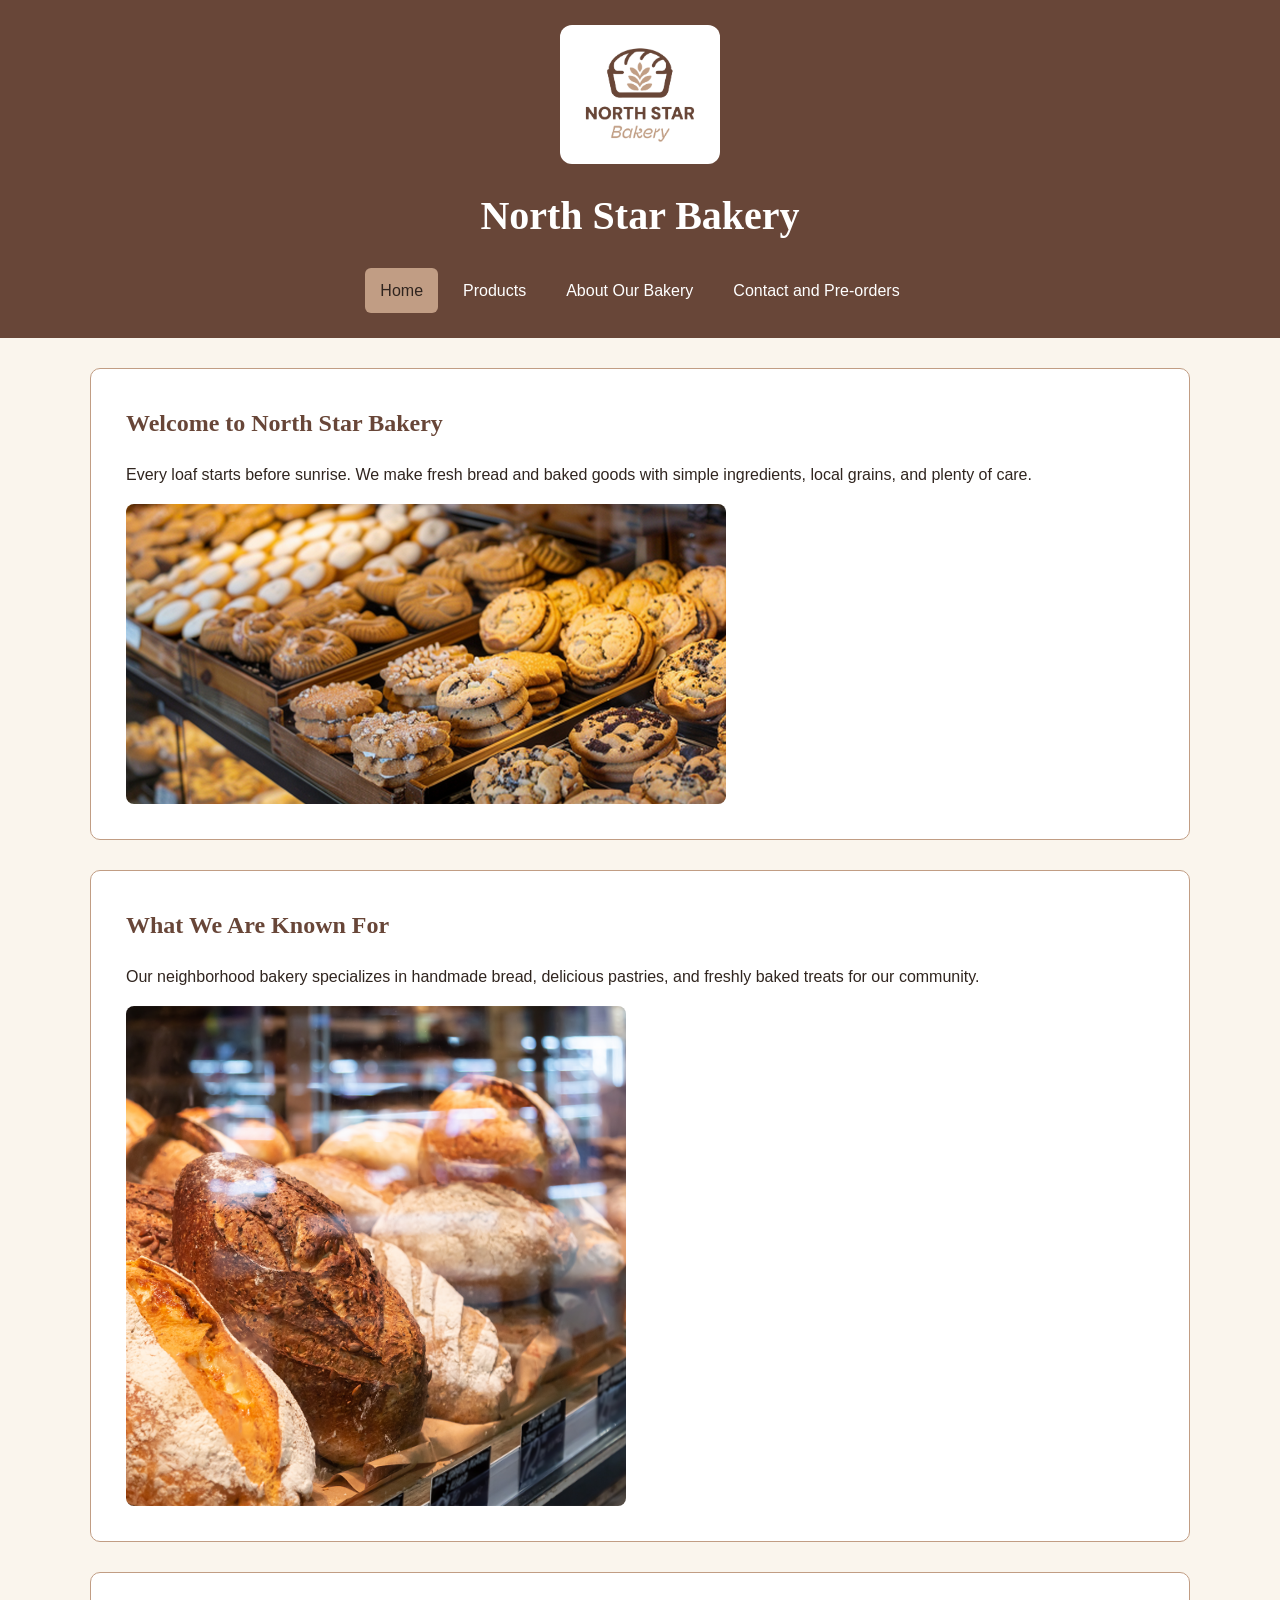
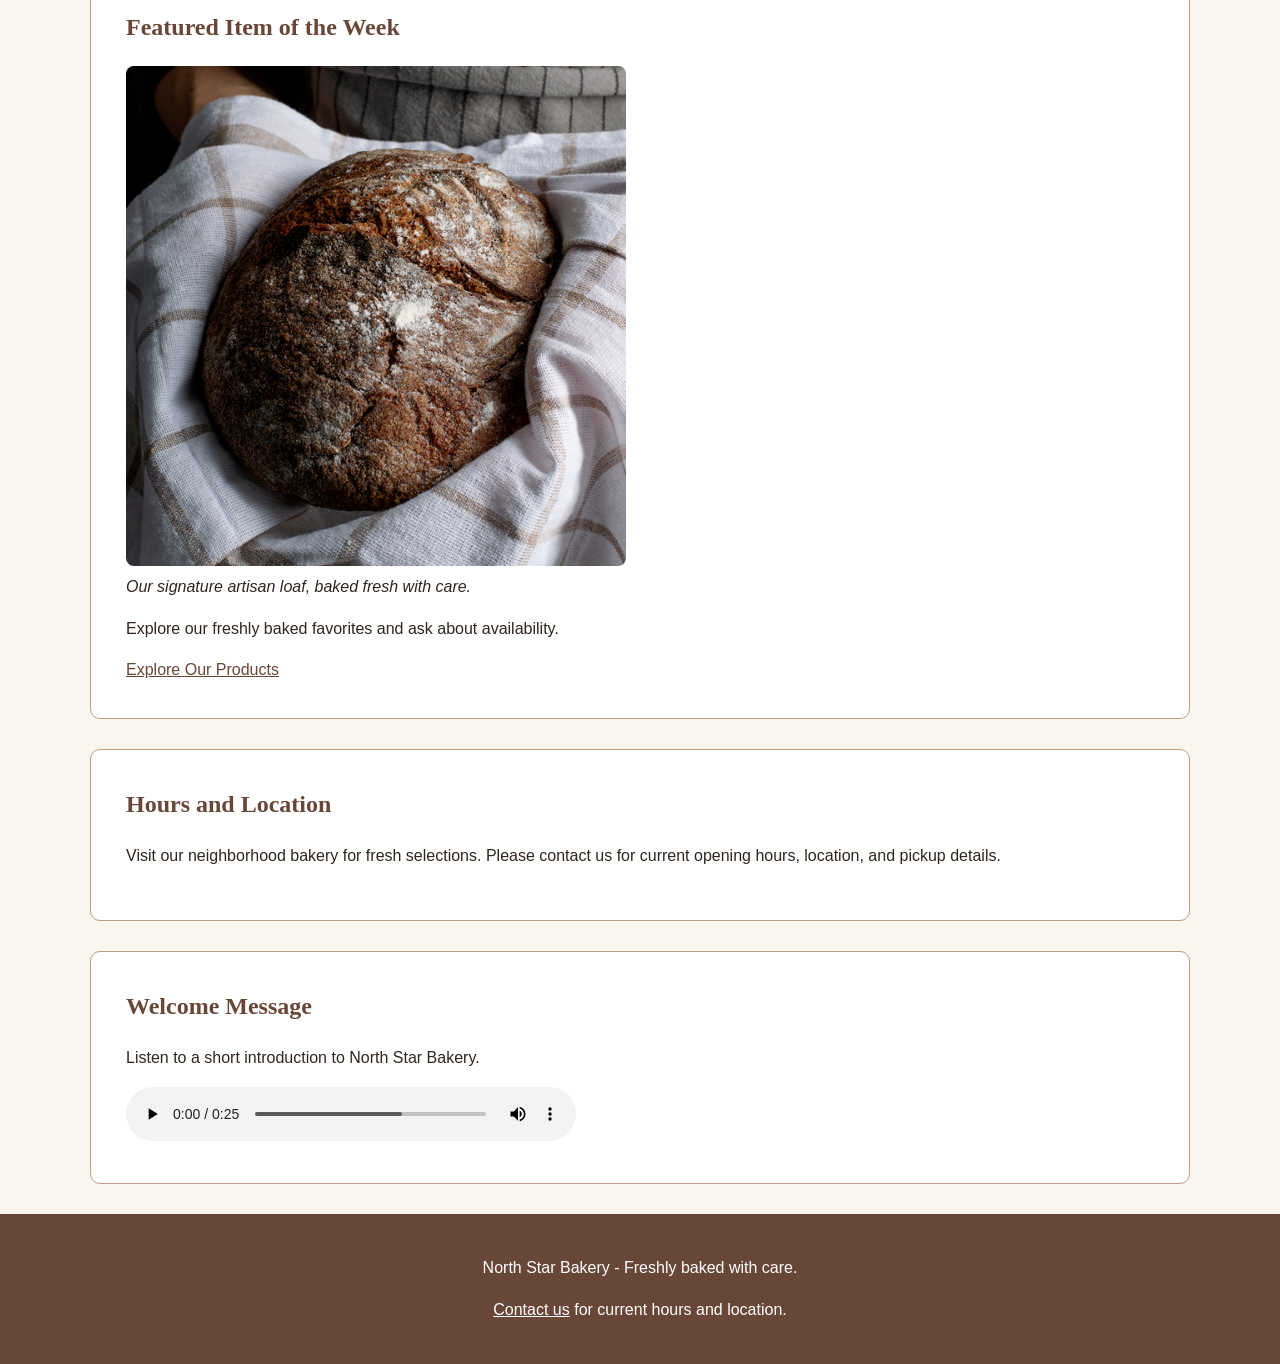
<file: index.html>
<!DOCTYPE html>
<html lang="en">
<head>
  <meta charset="UTF-8">
  <meta name="viewport" content="width=device-width, initial-scale=1.0">
  <title>Home | North Star Bakery</title>
  <link rel="stylesheet" href="style.css">
</head>
<body>
  <header>
    <img src="bakery-logo_c.png" alt="North Star Bakery logo showing a loaf of bread" width="180">
    <h1>North Star Bakery</h1>
    <nav aria-label="Main navigation">
      <ul>
        <li><a href="index.html" aria-current="page">Home</a></li>
        <li><a href="products.html">Products</a></li>
        <li><a href="about.html">About Our Bakery</a></li>
        <li><a href="contact.html">Contact and Pre-orders</a></li>
      </ul>
    </nav>
  </header>

  <main>
    <section>
      <h2>Welcome to North Star Bakery</h2>
      <p>Every loaf starts before sunrise. We make fresh bread and baked goods with simple ingredients, local grains, and plenty of care.</p>
      <picture>
        <source media="(min-width: 700px)" srcset="bakery-feature-large_c.png">
        <img src="bakery-feature-small_c.png" alt="Freshly baked goods at North Star Bakery" width="600">
      </picture>
    </section>

    <section>
      <h2>What We Are Known For</h2>
      <p>Our neighborhood bakery specializes in handmade bread, delicious pastries, and freshly baked treats for our community.</p>
      <img src="bakery-bread_c.png" alt="Assorted artisan bread displayed at the bakery" width="500">
    </section>

    <section>
      <h2>Featured Item of the Week</h2>
      <figure>
        <img src="bakery-signature-loaf_c.png" alt="Rustic artisan bread loaf resting on a cloth" width="500">
        <figcaption>Our signature artisan loaf, baked fresh with care.</figcaption>
      </figure>
      <p>Explore our freshly baked favorites and ask about availability.</p>
      <a href="products.html">Explore Our Products</a>
    </section>

    <section>
      <h2>Hours and Location</h2>
      <p>Visit our neighborhood bakery for fresh selections. Please contact us for current opening hours, location, and pickup details.</p>
    </section>

    <section>
      <h2>Welcome Message</h2>
      <p>Listen to a short introduction to North Star Bakery.</p>
      <audio controls>
        <source src="bakery-welcome_c.mp3" type="audio/mpeg">
        Your browser does not support audio playback.
        Our bakery makes fresh bread with simple ingredients, local grains, and time.
      </audio>
    </section>
  </main>

  <footer>
    <p>North Star Bakery - Freshly baked with care.</p>
    <p><a href="contact.html">Contact us</a> for current hours and location.</p>
  </footer>
</body>
</html>
</file>
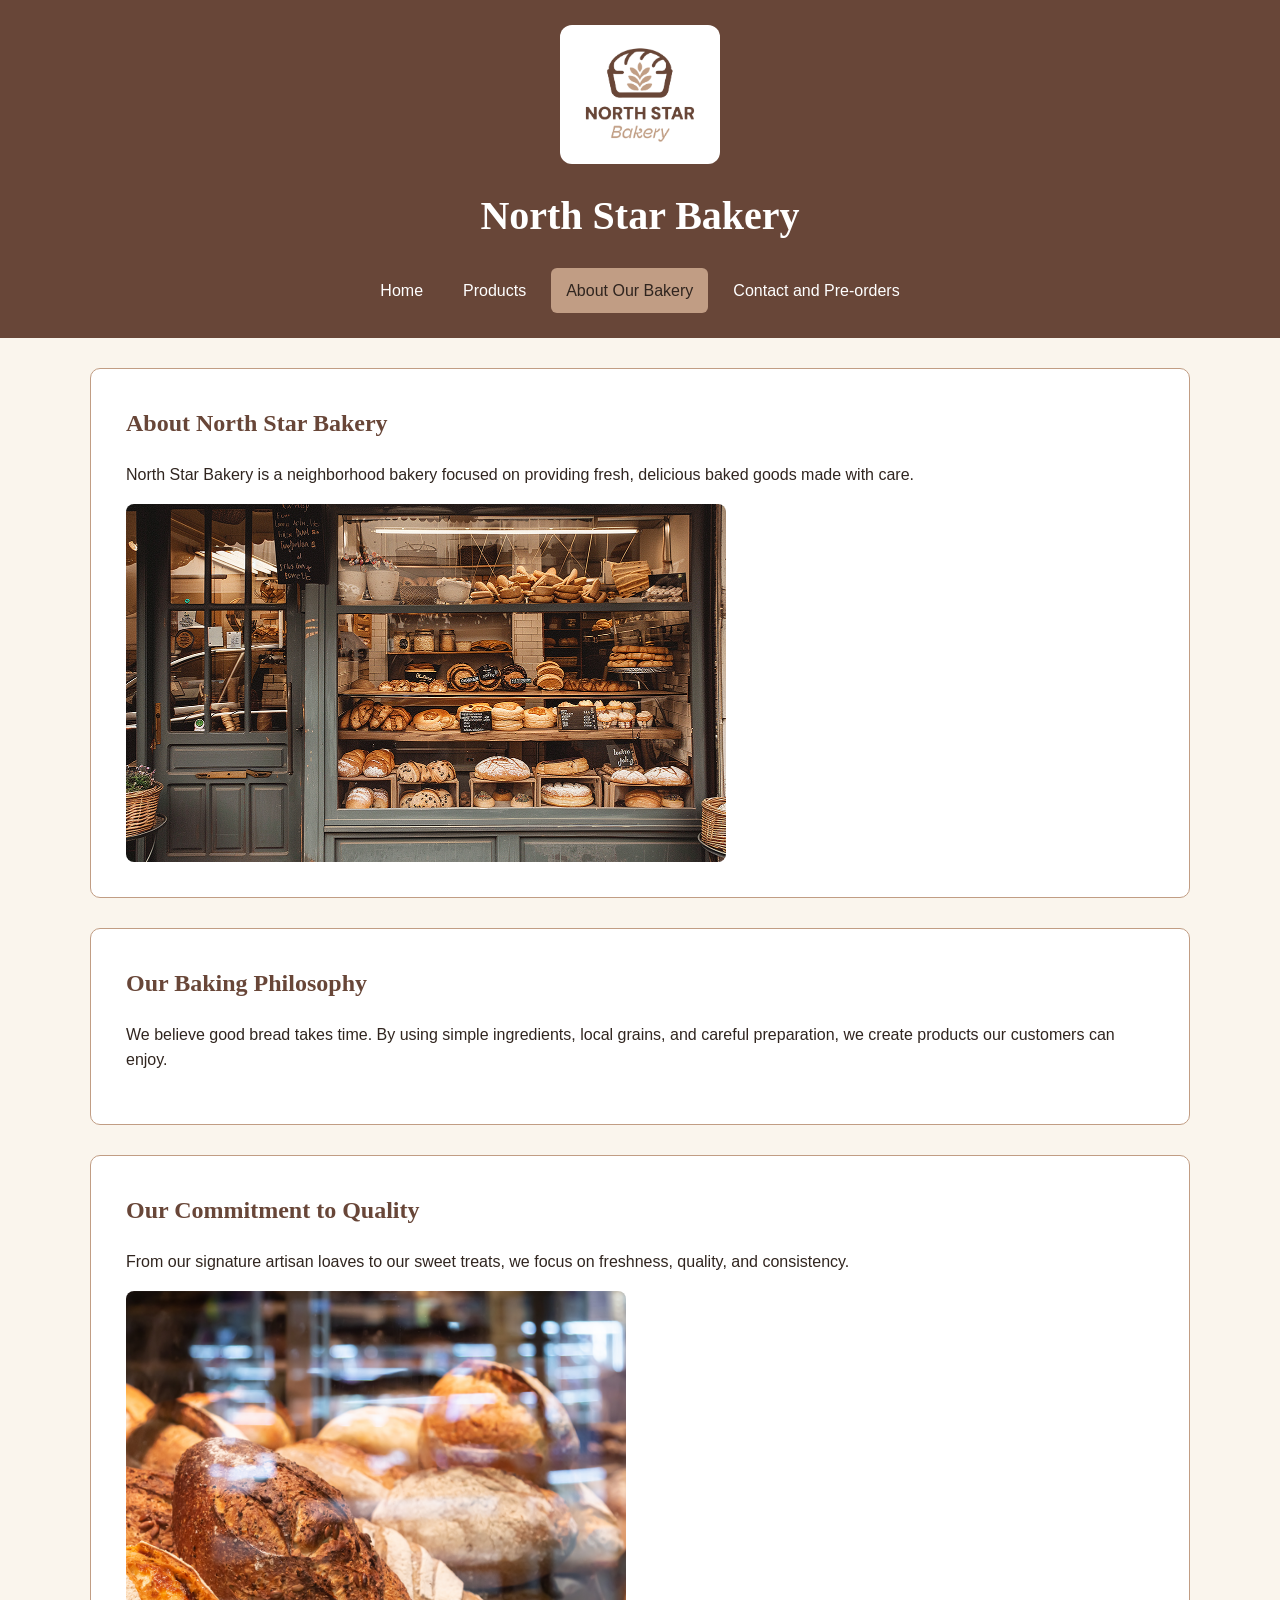
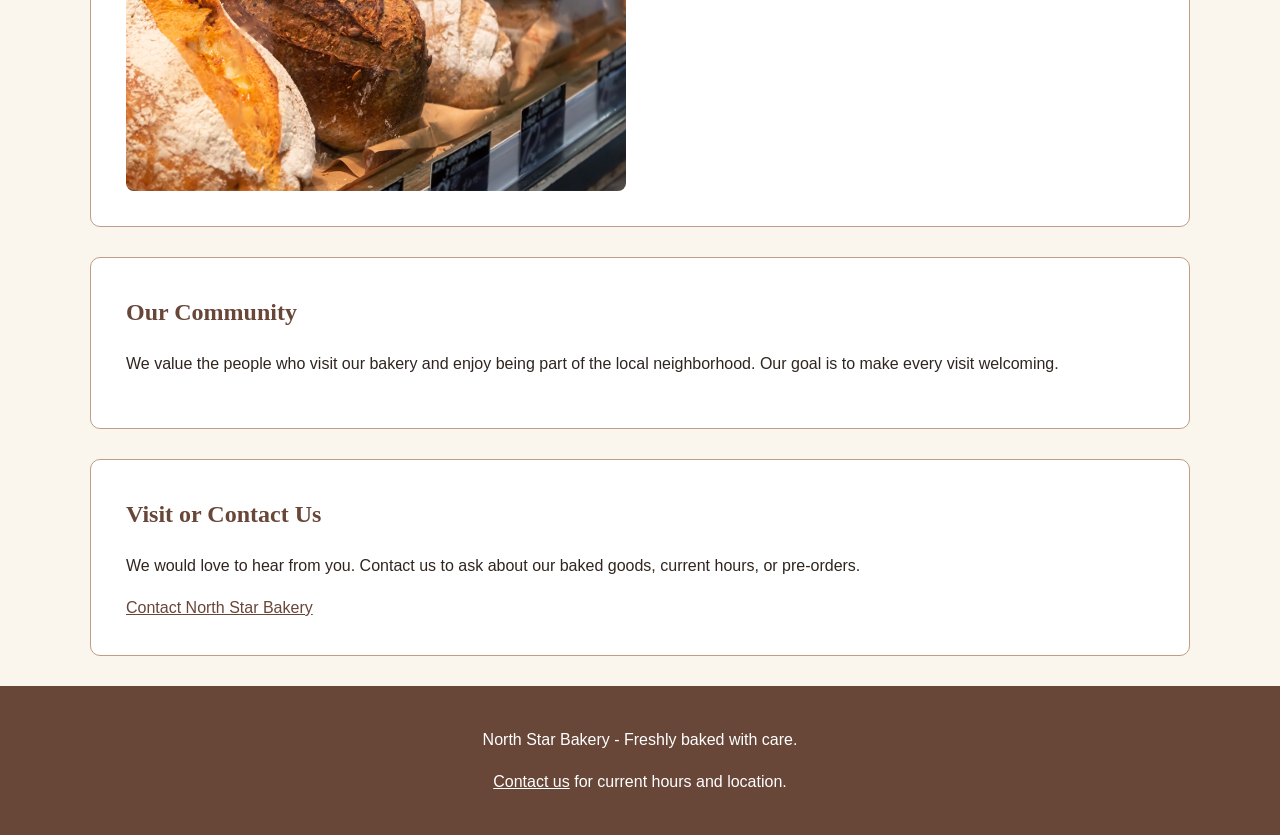
<file: about.html>
<!DOCTYPE html>
<html lang="en">
<head>
  <meta charset="UTF-8">
  <meta name="viewport" content="width=device-width, initial-scale=1.0">
  <title>About Us | North Star Bakery</title>
  <link rel="stylesheet" href="style.css">
</head>
<body>
  <header>
    <img src="bakery-logo_c.png" alt="North Star Bakery bread logo" width="180">
    <h1>North Star Bakery</h1>
    <nav aria-label="Main navigation">
      <ul>
        <li><a href="index.html">Home</a></li>
        <li><a href="products.html">Products</a></li>
        <li><a href="about.html" aria-current="page">About Our Bakery</a></li>
        <li><a href="contact.html">Contact and Pre-orders</a></li>
      </ul>
    </nav>
  </header>

  <main>
    <section>
      <h2>About North Star Bakery</h2>
      <p>North Star Bakery is a neighborhood bakery focused on providing fresh, delicious baked goods made with care.</p>
      <img src="bakery-storefront_c.png" alt="Welcoming bakery storefront displaying freshly baked goods" width="600">
    </section>

    <section>
      <h2>Our Baking Philosophy</h2>
      <p>We believe good bread takes time. By using simple ingredients, local grains, and careful preparation, we create products our customers can enjoy.</p>
    </section>

    <section>
      <h2>Our Commitment to Quality</h2>
      <p>From our signature artisan loaves to our sweet treats, we focus on freshness, quality, and consistency.</p>
      <img src="bakery-bread_c.png" alt="Freshly baked artisan bread displayed inside the bakery" width="500">
    </section>

    <section>
      <h2>Our Community</h2>
      <p>We value the people who visit our bakery and enjoy being part of the local neighborhood. Our goal is to make every visit welcoming.</p>
    </section>

    <section>
      <h2>Visit or Contact Us</h2>
      <p>We would love to hear from you. Contact us to ask about our baked goods, current hours, or pre-orders.</p>
      <a href="contact.html">Contact North Star Bakery</a>
    </section>
  </main>

  <footer>
    <p>North Star Bakery - Freshly baked with care.</p>
    <p><a href="contact.html">Contact us</a> for current hours and location.</p>
  </footer>
</body>
</html>
</file>
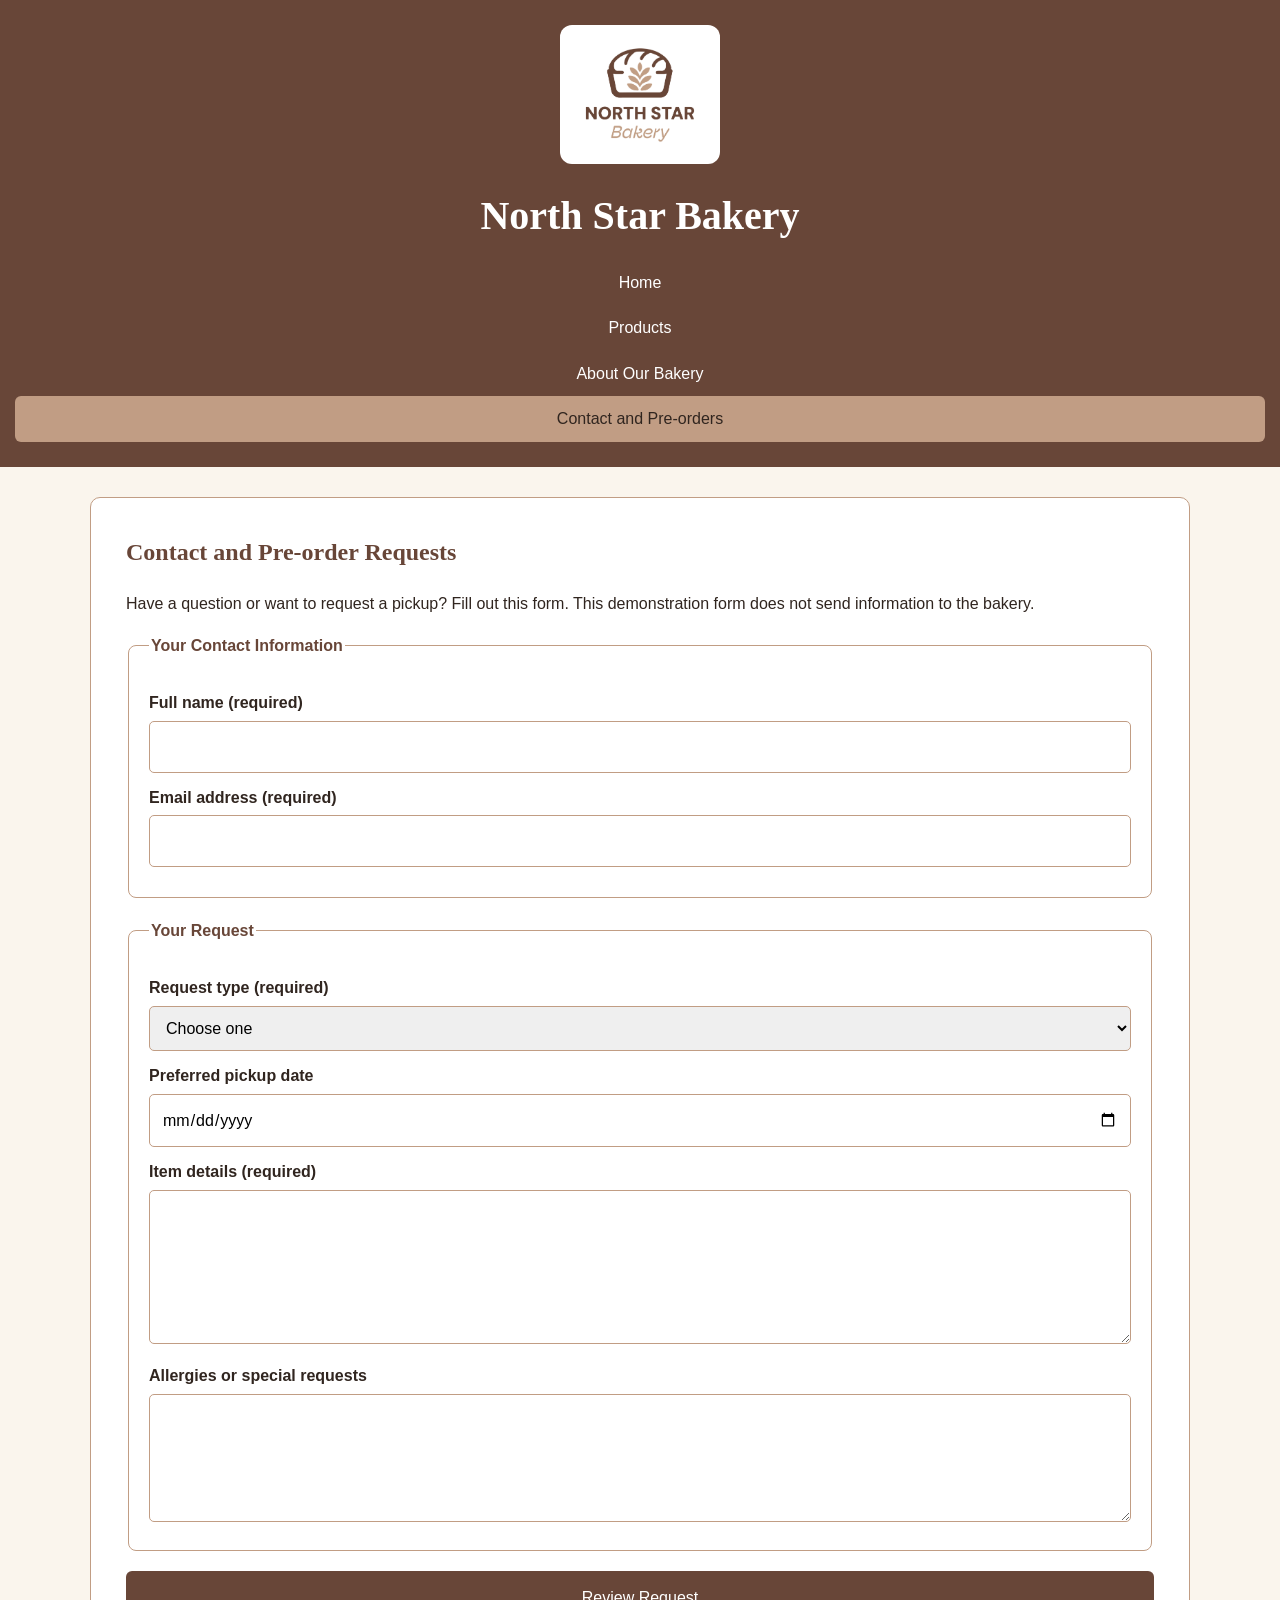
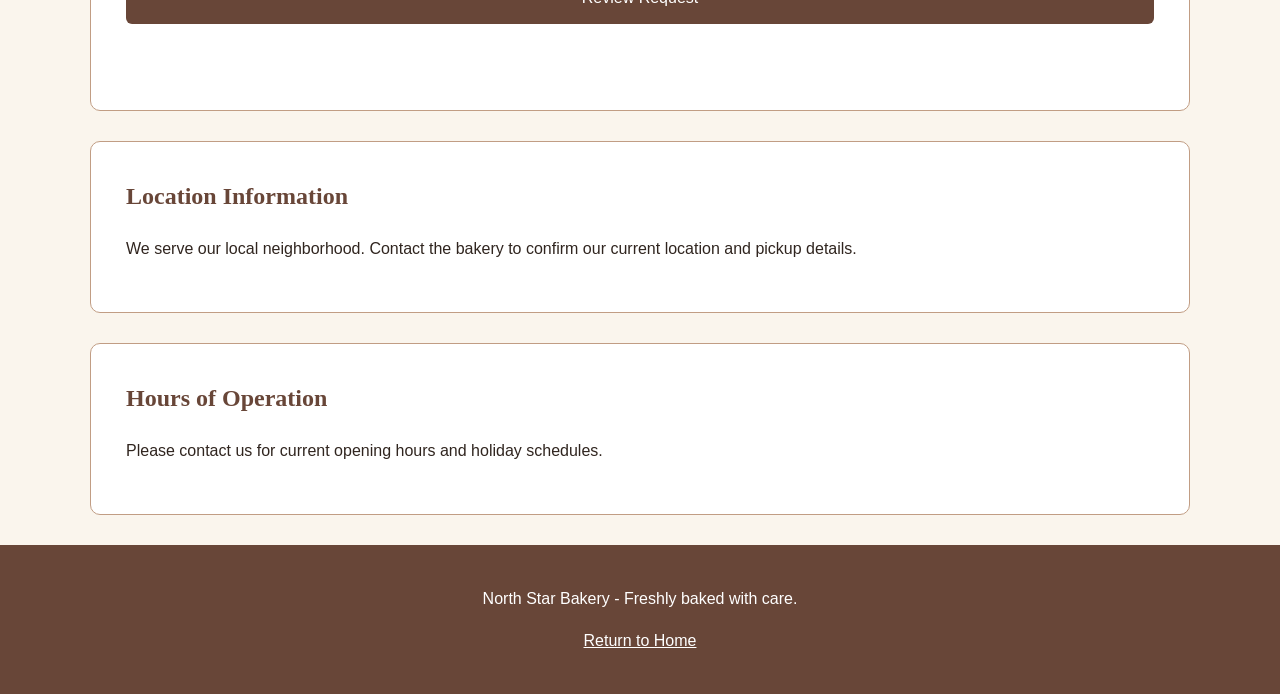
<file: contact.html>
<!DOCTYPE html>
<html lang="en">
<head>
  <meta charset="UTF-8">
  <meta name="viewport" content="width=device-width, initial-scale=1.0">
  <title>Contact and Pre-orders | North Star Bakery</title>
  <link rel="stylesheet" href="style.css">
</head>

<body>
  <header>
    <img src="bakery-logo_c.png" alt="North Star Bakery logo">
    <h1>North Star Bakery</h1>

    <nav aria-label="Main navigation">
      <a href="index.html">Home</a>
      <a href="products.html">Products</a>
      <a href="about.html">About Our Bakery</a>
      <a href="contact.html" aria-current="page">Contact and Pre-orders</a>
    </nav>
  </header>

  <main>
    <section>
      <h2>Contact and Pre-order Requests</h2>
      <p>
        Have a question or want to request a pickup?
        Fill out this form. This demonstration form
        does not send information to the bakery.
      </p>

      <form id="contact-form" action="#" method="get" novalidate>

        <fieldset>
          <legend>Your Contact Information</legend>

          <label for="fullname">Full name (required)</label>
          <input
            type="text"
            id="fullname"
            name="fullname"
            required
            minlength="2"
            autocomplete="name"
          >
          <span id="fullname-error" class="error-message" role="alert"></span>

          <label for="email">Email address (required)</label>
          <input
            type="email"
            id="email"
            name="email"
            required
            autocomplete="email"
          >
          <span id="email-error" class="error-message" role="alert"></span>
        </fieldset>

        <fieldset>
          <legend>Your Request</legend>

          <label for="request">Request type (required)</label>
          <select id="request" name="request" required>
            <option value="">Choose one</option>
            <option value="bread">Bread pre-order</option>
            <option value="pastries">Pastry pre-order</option>
            <option value="question">General question</option>
          </select>
          <span id="request-error" class="error-message" role="alert"></span>

          <label for="pickup">Preferred pickup date</label>
          <input type="date" id="pickup" name="pickup">

          <label for="details">Item details (required)</label>
          <textarea
            id="details"
            name="details"
            rows="5"
            required
            minlength="10"
          ></textarea>
          <span id="details-error" class="error-message" role="alert"></span>

          <label for="allergies">Allergies or special requests</label>
          <textarea
            id="allergies"
            name="allergies"
            rows="4"
          ></textarea>
        </fieldset>

        <button type="submit">Review Request</button>
        <p id="form-success" role="status" aria-live="polite"></p>
      </form>
    </section>

    <section>
      <h2>Location Information</h2>
      <p>
        We serve our local neighborhood.
        Contact the bakery to confirm our
        current location and pickup details.
      </p>
    </section>

    <section>
      <h2>Hours of Operation</h2>
      <p>
        Please contact us for current opening
        hours and holiday schedules.
      </p>
    </section>
  </main>

  <footer>
    <p>North Star Bakery - Freshly baked with care.</p>
    <p><a href="index.html">Return to Home</a></p>
  </footer>

  <script src="script.js"></script>
</body>
</html>
</file>
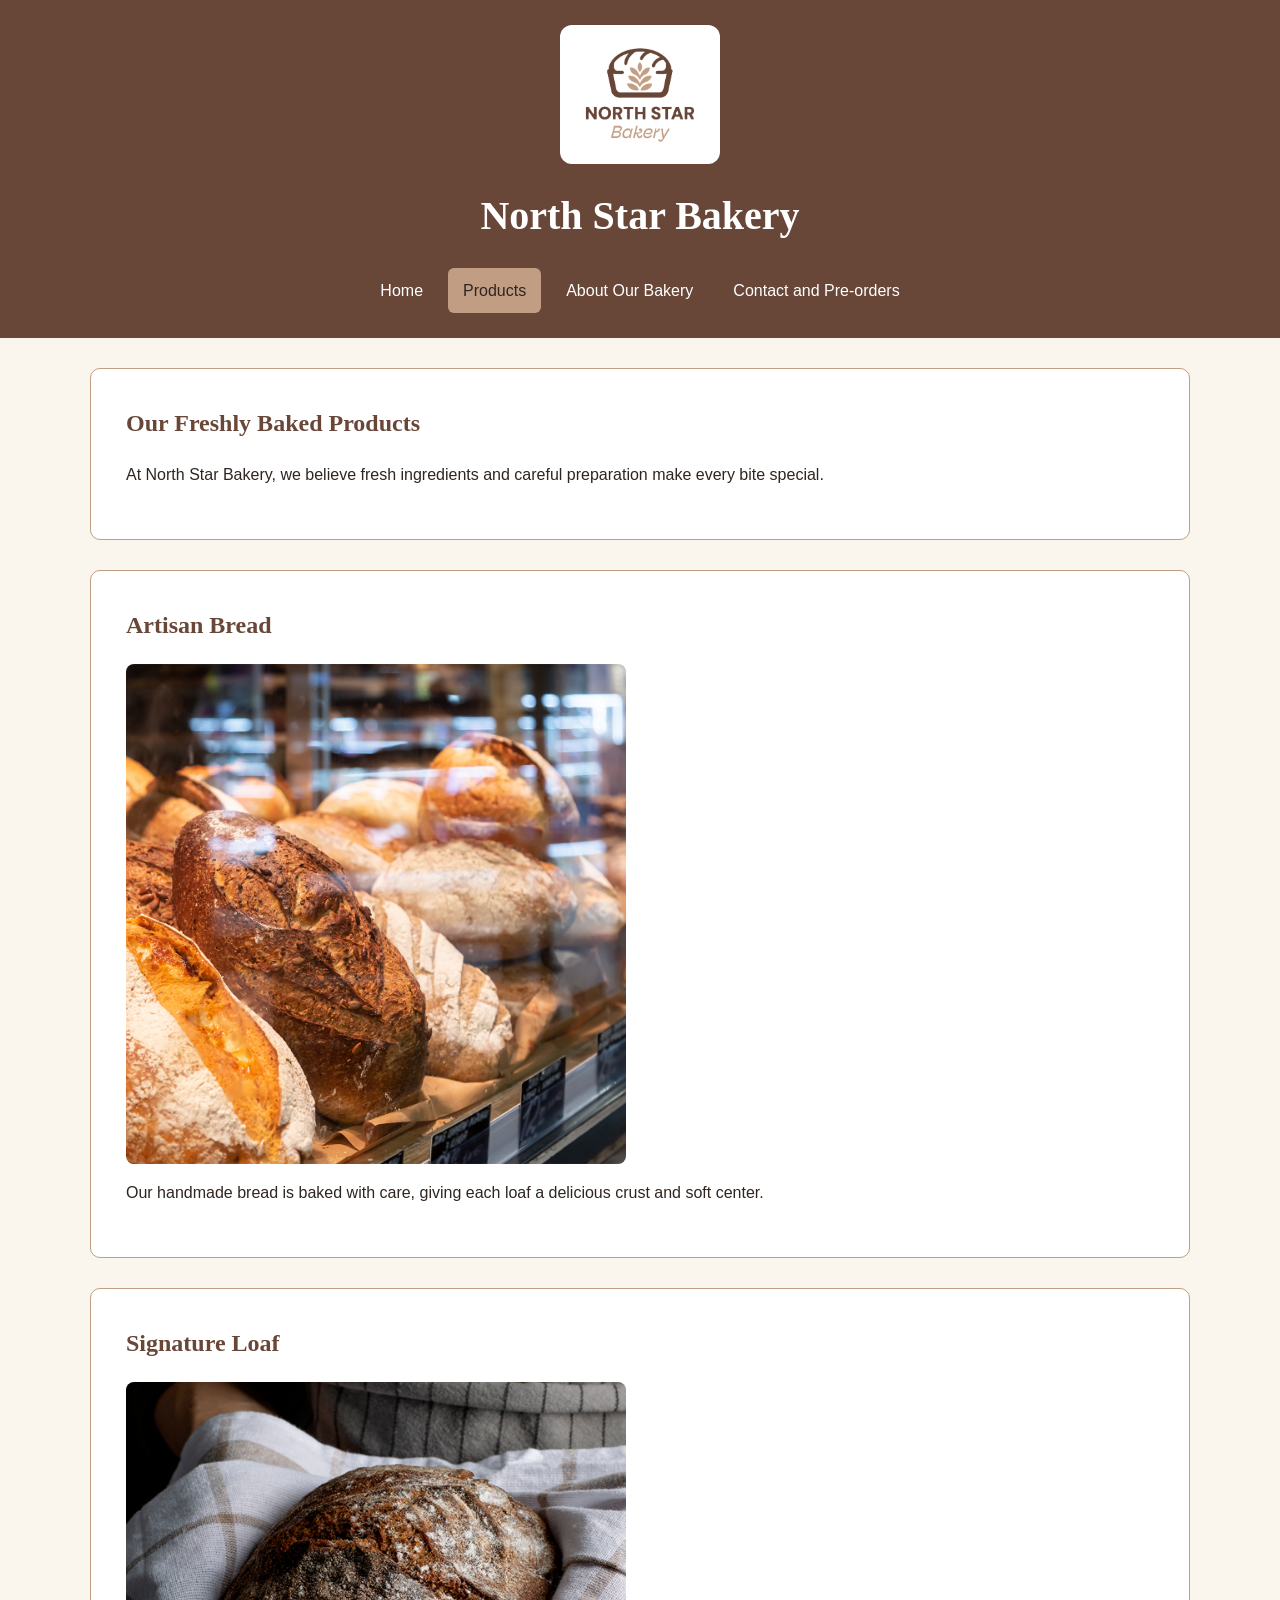
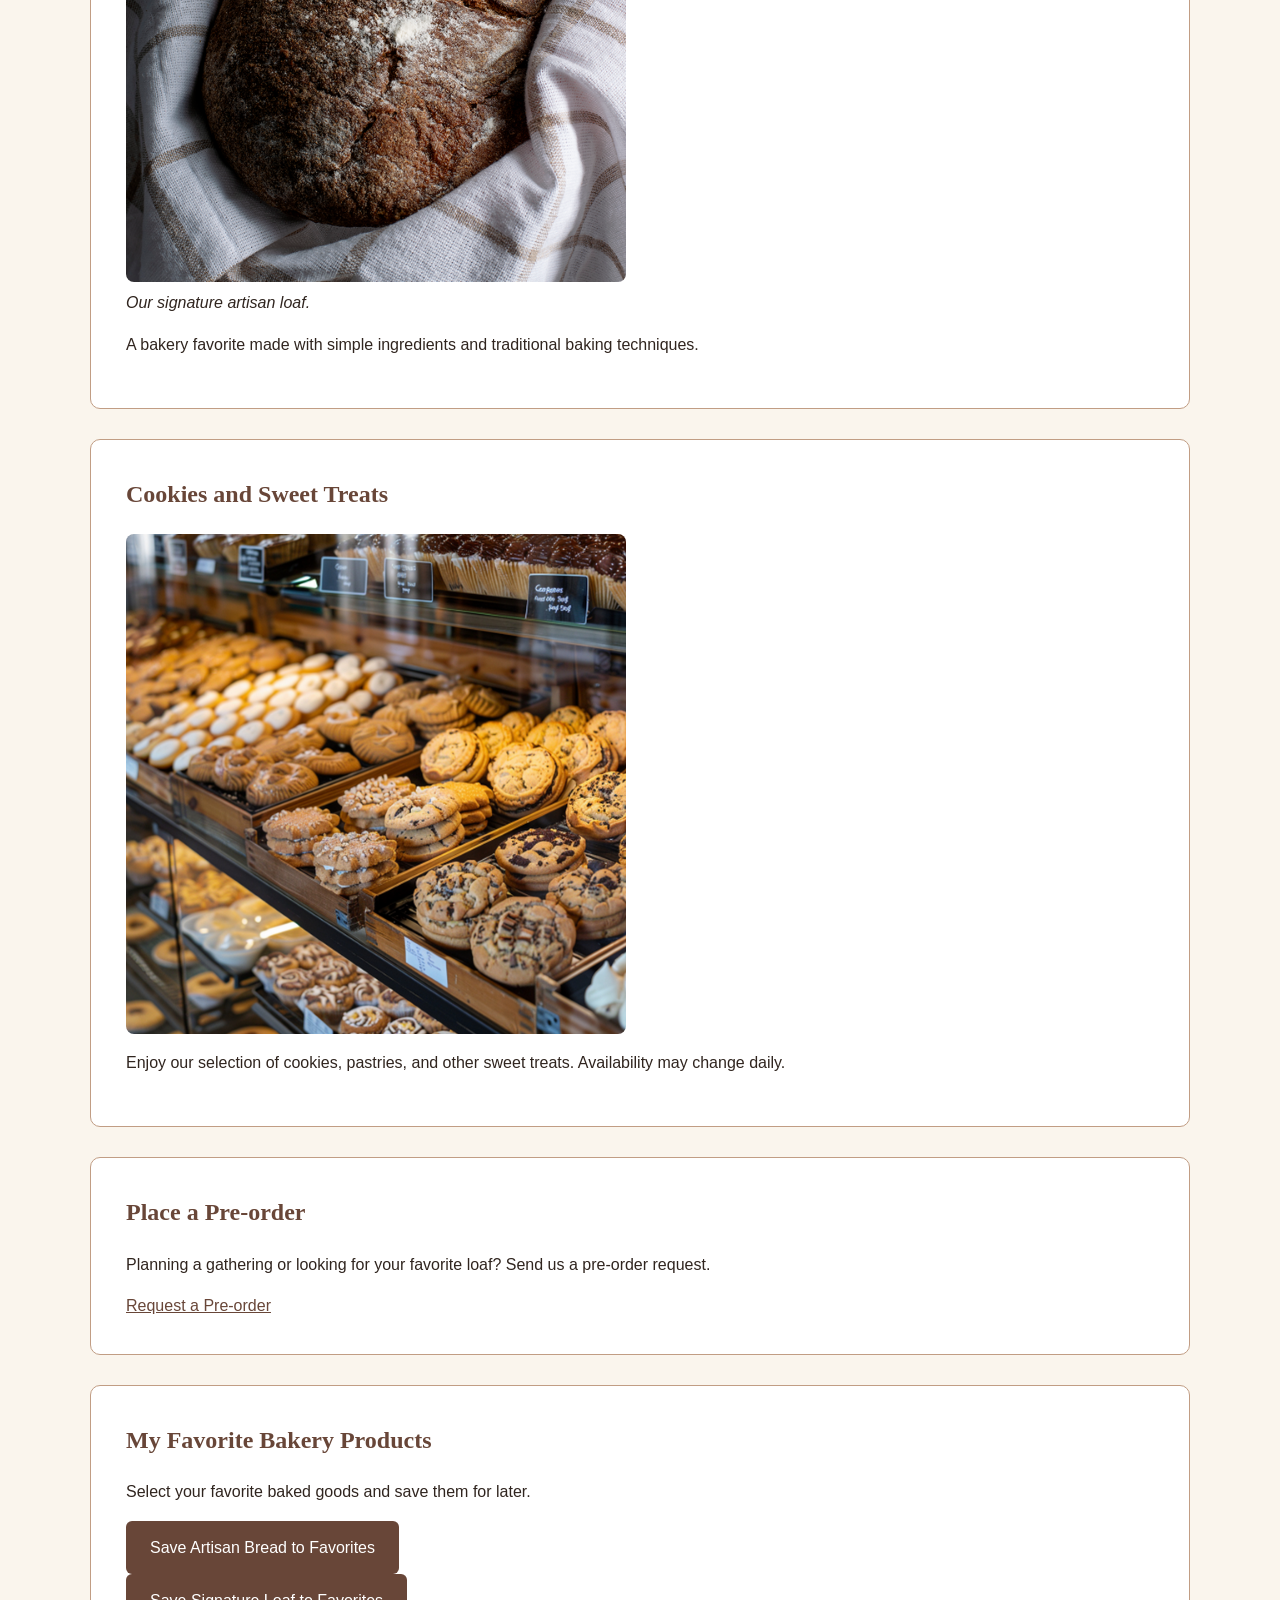
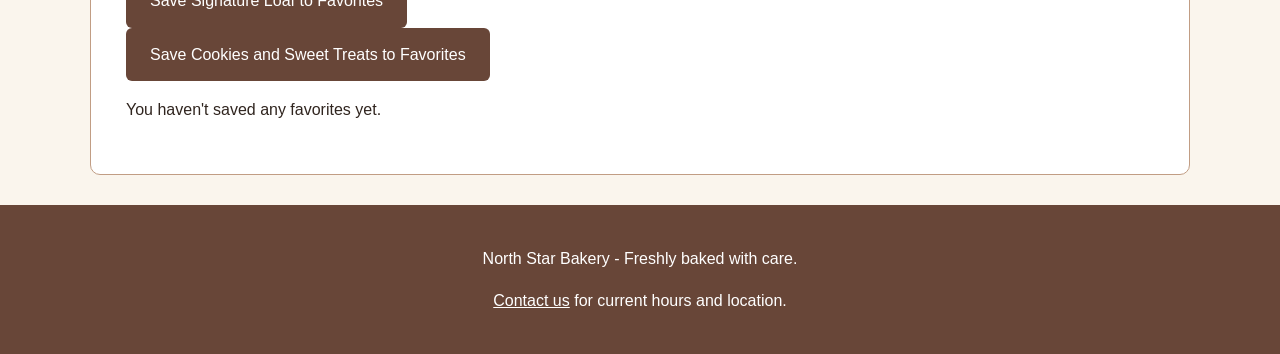
<file: products.html>
<!DOCTYPE html>
<html lang="en">
<head>
  <meta charset="UTF-8">
  <meta name="viewport" content="width=device-width, initial-scale=1.0">
  <title>Products | North Star Bakery</title>
  <link rel="stylesheet" href="style.css">
</head>
<body>
  <header>
    <img src="bakery-logo_c.png" alt="North Star Bakery bread logo" width="180">
    <h1>North Star Bakery</h1>
    <nav aria-label="Main navigation">
      <ul>
        <li><a href="index.html">Home</a></li>
        <li><a href="products.html" aria-current="page">Products</a></li>
        <li><a href="about.html">About Our Bakery</a></li>
        <li><a href="contact.html">Contact and Pre-orders</a></li>
      </ul>
    </nav>
  </header>

  <main>
    <section>
      <h2>Our Freshly Baked Products</h2>
      <p>At North Star Bakery, we believe fresh ingredients and careful preparation make every bite special.</p>
    </section>

    <section>
      <h2>Artisan Bread</h2>
      <img src="bakery-bread_c.png" alt="Fresh artisan bread loaves on display" width="500">
      <p>Our handmade bread is baked with care, giving each loaf a delicious crust and soft center.</p>
    </section>

    <section>
      <h2>Signature Loaf</h2>
      <figure>
        <img src="bakery-signature-loaf_c.png" alt="Freshly baked rustic signature bread loaf" width="500">
        <figcaption>Our signature artisan loaf.</figcaption>
      </figure>
      <p>A bakery favorite made with simple ingredients and traditional baking techniques.</p>
    </section>

    <section>
      <h2>Cookies and Sweet Treats</h2>
      <img src="bakery-feature-small_c.png" alt="Selection of bakery treats and baked goods" width="500">
      <p>Enjoy our selection of cookies, pastries, and other sweet treats. Availability may change daily.</p>
    </section>

    <section>
      <h2>Place a Pre-order</h2>
      <p>Planning a gathering or looking for your favorite loaf? Send us a pre-order request.</p>
      <a href="contact.html">Request a Pre-order</a>
    </section>
  
<section id="favorites-section">
    <h2>My Favorite Bakery Products</h2>
    <p>Select your favorite baked goods and save them for later.</p>

    <div id="favorite-products"></div>

    <p id="favorites-message">You haven't saved any favorites yet.</p>
</section>

  </main>

  <footer>
    <p>North Star Bakery - Freshly baked with care.</p>
    <p><a href="contact.html">Contact us</a> for current hours and location.</p>
  </footer>

<script src="script.js"></script>

</body>
</html>
</file>
<file: style.css>
/* North Star Bakery - Main Stylesheet */

:root {
  --brown: #684638;
  --cream: #faf5ed;
  --tan: #c19d84;
  --dark: #30251f;
}

* {
  box-sizing: border-box;
}

body {
  margin: 0;
  background-color: var(--cream);
  color: var(--dark);
  font-family: Arial, sans-serif;
  font-size: 16px;
  line-height: 1.6;
}

header {
  background-color: var(--brown);
  color: white;
  text-align: center;
  padding: 25px 15px;
}

header img {
  max-width: 160px;
  height: auto;
  background: white;
  border-radius: 12px;
  padding: 8px;
}

h1, h2 {
  font-family: Georgia, serif;
}

h1 {
  font-size: 2rem;
  margin: 12px 0;
}

h2 {
  color: var(--brown);
  margin-top: 0;
}

nav ul {
  display: flex;
  flex-direction: column;
  gap: 10px;
  list-style: none;
  padding: 0;
  margin: 20px 0 0;
}

nav a {
  display: block;
  color: white;
  text-decoration: none;
  padding: 10px 15px;
  border-radius: 6px;
}

nav a:hover,
nav a:focus,
nav a[aria-current="page"] {
  background-color: var(--tan);
  color: var(--dark);
}

main {
  width: 92%;
  max-width: 1100px;
  margin: 30px auto;
  display: flex;
  flex-direction: column;
  gap: 24px;
}

section {
  background: white;
  padding: 24px;
  border-radius: 10px;
  border: 1px solid var(--tan);
}

section img,
picture img,
figure img {
  display: block;
  max-width: 100%;
  height: auto;
  border-radius: 8px;
}

figure {
  margin: 15px 0;
}

figcaption {
  font-style: italic;
  margin-top: 8px;
}

a {
  color: var(--brown);
}

audio {
  width: 100%;
  max-width: 450px;
}

form {
  display: flex;
  flex-direction: column;
  gap: 20px;
}

fieldset {
  border: 1px solid var(--tan);
  border-radius: 8px;
  padding: 20px;
}

legend {
  font-weight: bold;
  color: var(--brown);
}

label {
  display: block;
  margin: 12px 0 5px;
  font-weight: bold;
}

input,
select,
textarea {
  width: 100%;
  padding: 12px;
  border: 1px solid var(--tan);
  border-radius: 5px;
  font: inherit;
}

button {
  background: var(--brown);
  color: white;
  border: none;
  padding: 14px 24px;
  border-radius: 6px;
  font: inherit;
  cursor: pointer;
}

button:hover,
button:focus {
  background: var(--dark);
}

footer {
  background: var(--brown);
  color: white;
  text-align: center;
  padding: 25px;
}

footer a {
  color: white;
}

/* Responsive layout for larger screens */
@media (min-width: 768px) {
  nav ul {
    flex-direction: row;
    justify-content: center;
    flex-wrap: wrap;
  }

  main {
    gap: 30px;
  }

  section {
    padding: 35px;
  }

  h1 {
    font-size: 2.5rem;
  }
}

.error-message {
  display: block;
  color: #b00020;
  font-size: 14px;
  margin-top: 5px;
  margin-bottom: 10px;
}

#form-success {
  color: #30251f;
  font-weight: bold;
  margin-top: 15px;
}
</file>
